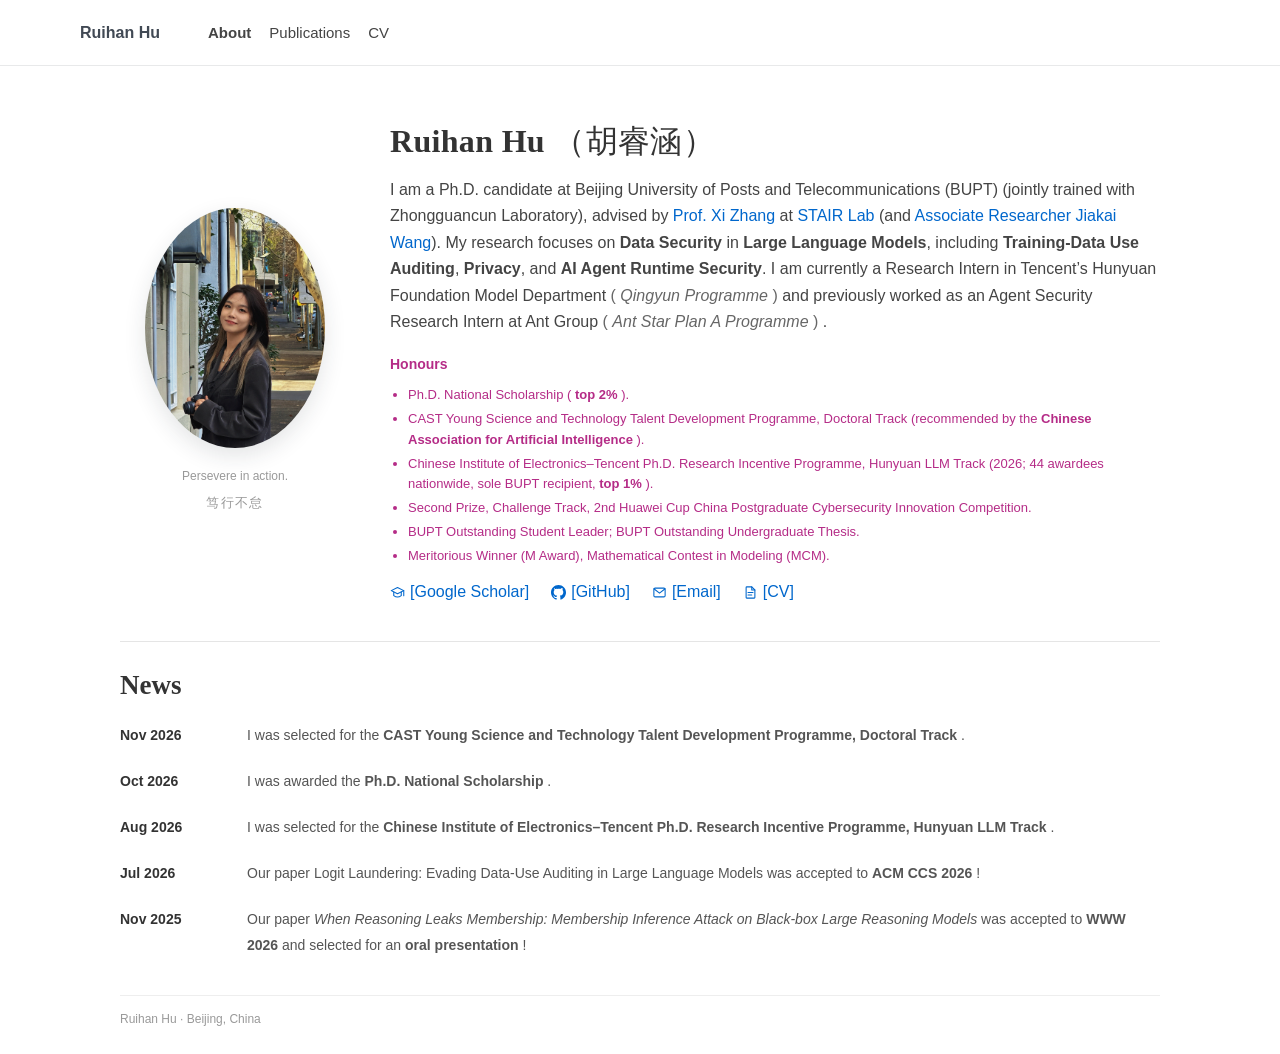
<file: index.html>
<!DOCTYPE html>

<html lang="en">
<head>
<meta charset="utf-8"/>
<meta content="width=device-width, initial-scale=1" name="viewport"/>
<title>
   Ruihan Hu — Academic Homepage
  </title>
<meta content="Ruihan Hu researches LLM privacy, data security and AI agent security at BUPT." name="description"/>
<link href="styles.css?v=20261106-final" rel="stylesheet"/>
<link href="home.css?v=20261127-icons" rel="stylesheet"/>
</head>
<body class="academic-home">
<header class="site-header">
<div class="site-header-inner">
<p class="site-brand">
     Ruihan Hu
    </p>
<nav aria-label="Primary" class="site-nav">
<a aria-current="page" class="is-current" href="index.html">
      About
     </a>
<a href="publications.html">
      Publications
     </a>
<a href="cv.html">
      CV
     </a>
</nav>
</div>
</header>
<main class="academic-shell">
<section aria-labelledby="name" class="academic-intro">
<div class="academic-photo">
<img alt="Ruihan Hu holding a camera on a tree-lined street" src="assets/profile-photo.jpg?v=20261106"/>
<div class="photo-motto">
<p lang="en">
       Persevere in action.
      </p>
<p lang="zh-CN">
       笃行不怠
      </p>
</div>
</div>
<div class="academic-profile">
<h1 id="name">Ruihan Hu <span lang="zh">（胡睿涵）</span></h1>
<p class="academic-bio" lang="en">I am a Ph.D. candidate at Beijing University of Posts and Telecommunications (BUPT) (jointly trained with Zhongguancun Laboratory), advised by <a class="advisor-link" href="https://teacher.bupt.edu.cn/zhangxi/en/index.htm">Prof. Xi Zhang</a> at <a class="lab-link" href="http://www.stair-lab.org.cn/">STAIR Lab</a> (and <a class="advisor-link" href="https://jiakaiwangcn.github.io/">Associate Researcher Jiakai Wang</a>). My research focuses on <strong>Data Security</strong> in <strong>Large Language Models</strong>, including <strong>Training-Data Use Auditing</strong>, <strong>Privacy</strong>, and <strong>AI Agent Runtime Security</strong>. I am currently a Research Intern in Tencent’s Hunyuan Foundation Model Department
      <span class="programme-note">
       (
       <em>
        Qingyun Programme
       </em>
       )
      </span>
      and previously worked as an Agent Security Research Intern at Ant Group
      <span class="programme-note">
       (
       <em>
        Ant Star Plan A Programme
       </em>
       )
      </span>
      .
     </p>
<div aria-label="Honours" class="academic-awards">
<h2 class="honours-heading">
       Honours
      </h2>
<ul>
<li>
        Ph.D. National Scholarship (
        <strong>
         top 2%
        </strong>
        ).
       </li>
<li>
        CAST Young Science and Technology Talent Development Programme, Doctoral Track (recommended by the
        <strong>
         Chinese Association for Artificial Intelligence
        </strong>
        ).
       </li>
<li>
        Chinese Institute of Electronics–Tencent Ph.D. Research Incentive Programme, Hunyuan LLM Track (2026; 44 awardees nationwide, sole BUPT recipient,
        <strong>
         top 1%
        </strong>
        ).
       </li>
<li>
        Second Prize, Challenge Track, 2nd Huawei Cup China Postgraduate Cybersecurity Innovation Competition.
       </li>
<li>
        BUPT Outstanding Student Leader; BUPT Outstanding Undergraduate Thesis.
       </li>
<li>
        Meritorious Winner (M Award), Mathematical Contest in Modeling (MCM).
       </li>
</ul>
</div>
<div class="academic-links">
<a href="https://scholar.google.com/citations?user=y_YpjDsAAAAJ&amp;hl=en">
       <svg class="link-icon" width="15" height="15" viewBox="0 0 24 24" aria-hidden="true" focusable="false" fill="none" stroke="currentColor" stroke-width="1.7" stroke-linecap="round" stroke-linejoin="round"><path d="m2 9 10-5 10 5-10 5-10-5Z"/><path d="M6 11v6c4 3 8 3 12 0v-6M22 9v8"/></svg>
       <span>[Google Scholar]</span>
      </a>
<a href="https://github.com/mihuhu">
       <svg class="link-icon" width="15" height="15" viewBox="0 0 24 24" aria-hidden="true" focusable="false" fill="currentColor"><path d="M12 0C5.37 0 0 5.373 0 12c0 5.303 3.438 9.8 8.205 11.385.6.113.82-.258.82-.577 0-.285-.01-1.04-.015-2.04-3.338.724-4.043-1.61-4.043-1.61-.546-1.387-1.333-1.756-1.333-1.756-1.09-.745.083-.73.083-.73 1.205.085 1.838 1.237 1.838 1.237 1.07 1.835 2.807 1.305 3.492.998.108-.776.42-1.305.763-1.605-2.665-.305-5.466-1.334-5.466-5.93 0-1.31.468-2.38 1.236-3.22-.124-.303-.536-1.524.118-3.176 0 0 1.008-.322 3.301 1.23a11.52 11.52 0 0 1 3.003-.404c1.02.005 2.047.138 3.006.404 2.291-1.552 3.297-1.23 3.297-1.23.656 1.652.244 2.873.12 3.176.77.84 1.235 1.91 1.235 3.22 0 4.61-2.804 5.622-5.475 5.92.43.372.823 1.102.823 2.222 0 1.606-.015 2.898-.015 3.293 0 .322.216.694.825.576C20.565 21.796 24 17.3 24 12c0-6.627-5.373-12-12-12Z"/></svg>
       <span>[GitHub]</span>
      </a>
<a href="mailto:gloria-1019@bupt.edu.cn">
       <svg class="link-icon" width="15" height="15" viewBox="0 0 24 24" aria-hidden="true" focusable="false" fill="none" stroke="currentColor" stroke-width="1.7" stroke-linecap="round" stroke-linejoin="round"><rect x="3" y="5" width="18" height="14" rx="2"/><path d="m3 6 9 7 9-7"/></svg>
       <span>[Email]</span>
      </a>
<a href="cv.html">
       <svg class="link-icon" width="15" height="15" viewBox="0 0 24 24" aria-hidden="true" focusable="false" fill="none" stroke="currentColor" stroke-width="1.7" stroke-linecap="round" stroke-linejoin="round"><path d="M14 3H6a1 1 0 0 0-1 1v16a1 1 0 0 0 1 1h12a1 1 0 0 0 1-1V8l-5-5Z"/><path d="M14 3v5h5M8 12h8M8 16h6"/></svg>
       <span>[CV]</span>
      </a>
</div>
</div>
</section>
<section aria-labelledby="news-title" class="home-news">
<h2 id="news-title">
     News
    </h2>
<div aria-label="Recent news, scroll to read more" class="news-scroll" role="region" tabindex="0">
<ul class="news-list">
<li>
<time datetime="2026-11">
        Nov 2026
       </time>
<p>
        I was selected for the
        <strong>
         CAST Young Science and Technology Talent Development Programme, Doctoral Track
        </strong>
        .
       </p>
</li>
<li>
<time datetime="2026-10">
        Oct 2026
       </time>
<p>
        I was awarded the
        <strong>
         Ph.D. National Scholarship
        </strong>
        .
       </p>
</li>
<li>
<time datetime="2026-08">
        Aug 2026
       </time>
<p>
        I was selected for the
        <strong>
         Chinese Institute of Electronics–Tencent Ph.D. Research Incentive Programme, Hunyuan LLM Track
        </strong>
        .
       </p>
</li>
<li>
<time datetime="2026-07">
        Jul 2026
       </time>
<p>
        Our paper
        Logit Laundering: Evading Data-Use Auditing in Large Language Models
        was accepted to
        <strong>
         ACM CCS 2026
        </strong>
        !
       </p>
</li>
<li>
<time datetime="2025-11">
        Nov 2025
       </time>
<p>
        Our paper
        <em>
         When Reasoning Leaks Membership: Membership Inference Attack on Black-box Large Reasoning Models
        </em>
        was accepted to
        <strong>
         WWW 2026
        </strong>
        and selected for an
        <strong>
         oral presentation
        </strong>
        !
       </p>
</li>
</ul>
</div>
</section>
<footer class="academic-footer">
    Ruihan Hu · Beijing, China
   </footer>
</main>
</body>
</html>
</file>
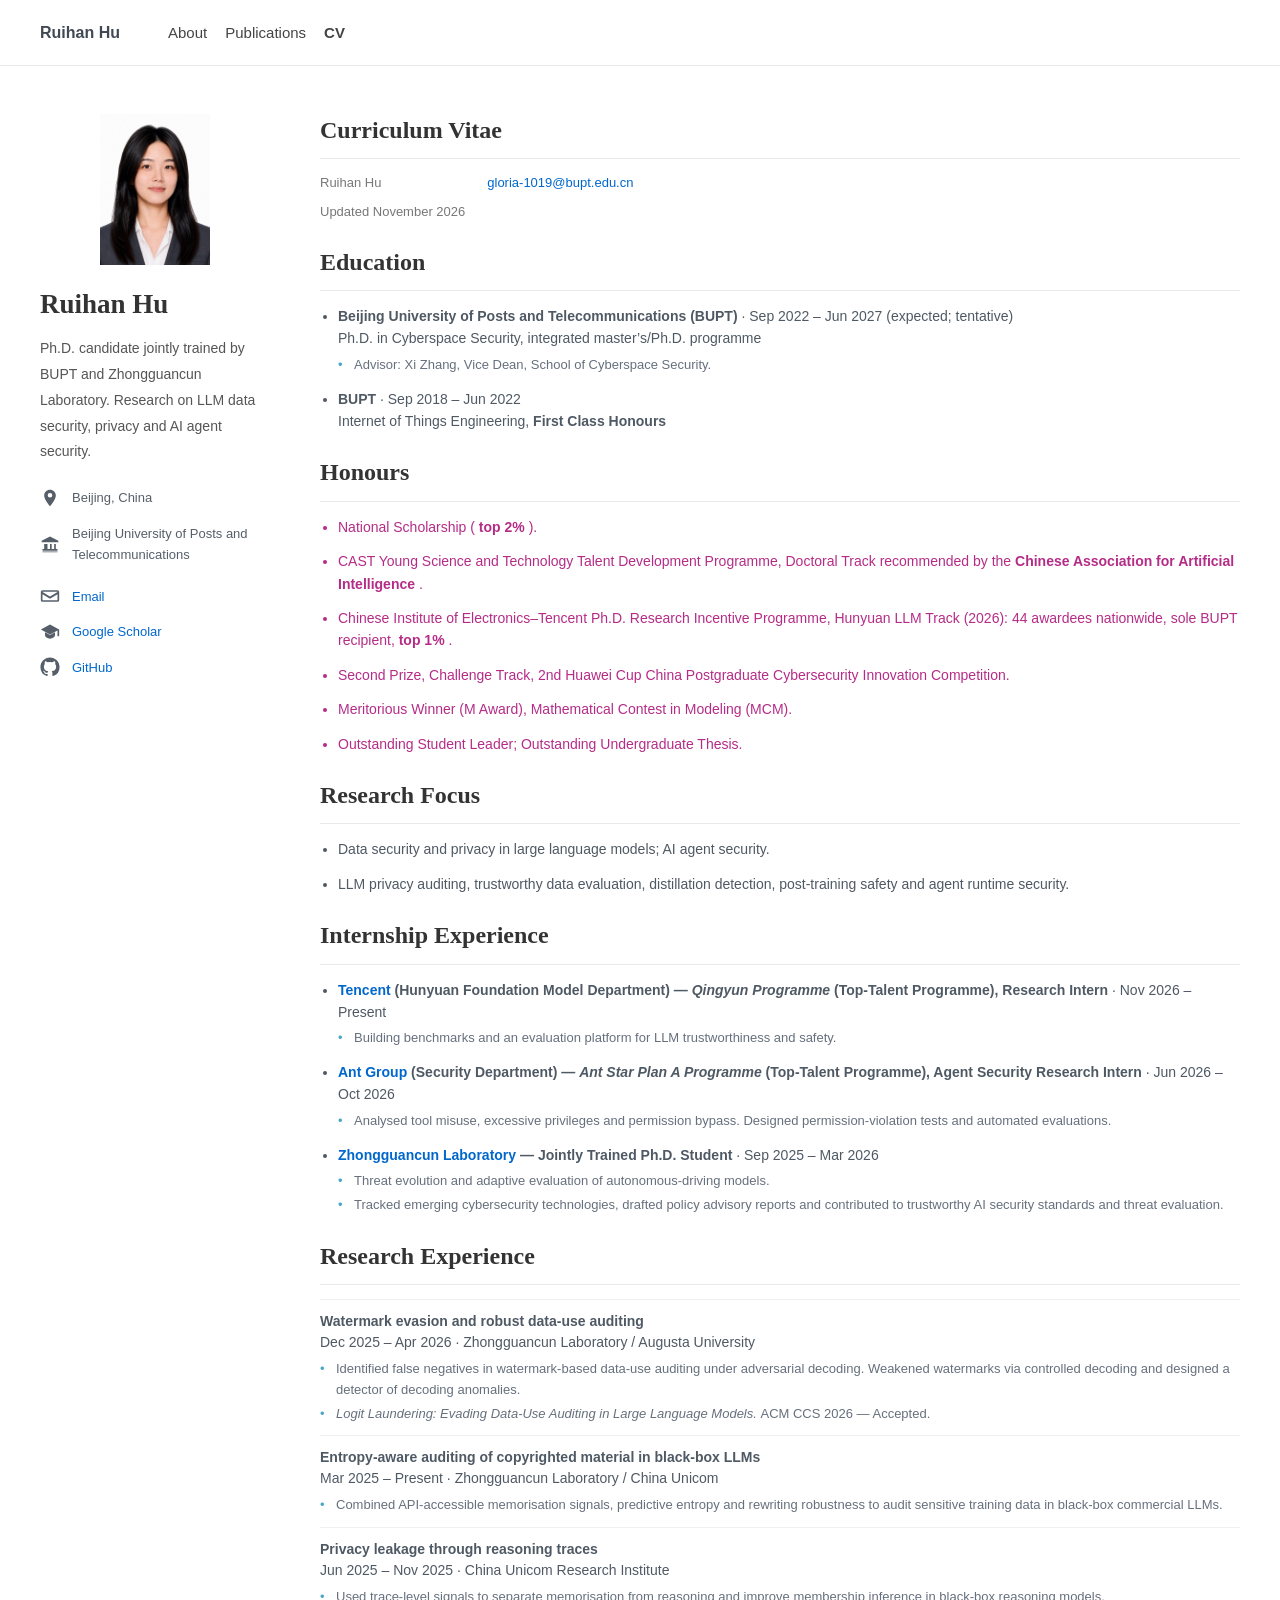
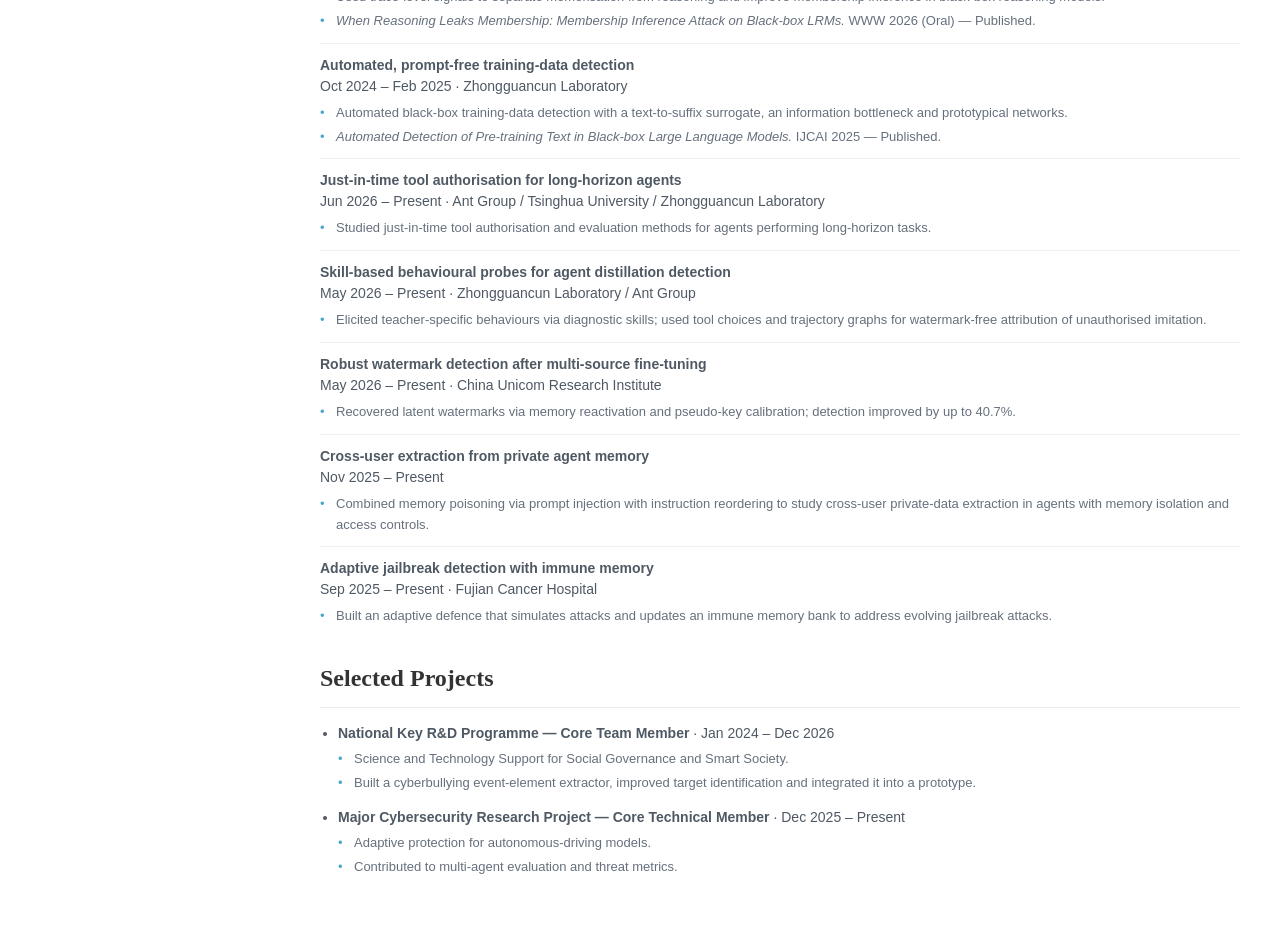
<file: cv.html>
<!DOCTYPE html>

<html lang="en">
<head>
<meta charset="utf-8"/>
<meta content="width=device-width, initial-scale=1.0" name="viewport"/>
<title>
   Ruihan Hu - CV
  </title>
<meta content="Curriculum Vitae of Ruihan Hu, Ph.D. candidate at Beijing University of Posts and Telecommunications." name="description"/>
<link href="styles.css?v=20261106-final" rel="stylesheet"/>
<link href="home.css?v=20261106-final" rel="stylesheet"/>
<link href="interior.css?v=20261106-final" rel="stylesheet"/>
</head>
<body class="academic-home academic-interior academic-cv">
<header class="site-header">
<div class="site-header-inner">
<p class="site-brand">
     Ruihan Hu
    </p>
<nav aria-label="Primary" class="site-nav">
<a href="index.html">
      About
     </a>
<a href="publications.html">
      Publications
     </a>
<a aria-current="page" class="is-current" href="cv.html">
      CV
     </a>
</nav>
</div>
</header>
<div class="site-shell">
<div class="site-layout">
<aside aria-label="Profile" class="profile-rail">
<img alt="Portrait of Ruihan Hu" class="portrait" src="assets/profile-formal.jpg?v=20261106"/>
<h1 class="profile-name">
      Ruihan Hu
     </h1>
<p class="profile-bio">
      Ph.D. candidate jointly trained by BUPT and Zhongguancun Laboratory. Research on LLM data security, privacy and AI agent security.
     </p>
<ul class="profile-meta">
<li class="profile-row profile-row-location">
       Beijing, China
      </li>
<li class="profile-row profile-row-institution">
       Beijing University of Posts and Telecommunications
      </li>
</ul>
<ul class="profile-links">
<li class="profile-row profile-row-email">
<a href="mailto:gloria-1019@bupt.edu.cn">
        Email
       </a>
</li>
<li class="profile-row profile-row-scholar">
<a href="https://scholar.google.com/citations?user=y_YpjDsAAAAJ&amp;hl=en">
        Google Scholar
       </a>
      </li>
<li class="profile-row profile-row-github">
<a href="https://github.com/mihuhu">
        GitHub
       </a>
</li>
</ul>
</aside>
<main class="page-content page-content-cv page-content-rich">
<section aria-label="Curriculum sections" class="content-card cv-sections-card">
<section aria-labelledby="general-information-title" class="cv-section cv-section-card">
<h3 class="section-title" id="general-information-title">
        Curriculum Vitae
       </h3>
<div class="cv-info-grid">
<div class="cv-info-chip">
         Ruihan Hu
        </div>
<div class="cv-info-chip">
<a href="mailto:gloria-1019@bupt.edu.cn">
          gloria-1019@bupt.edu.cn
         </a>
</div>
<div class="cv-info-chip">
         Updated November 2026
        </div>
</div>
</section>
<section aria-labelledby="education-title" class="cv-section cv-section-card">
<h3 class="section-title" id="education-title">
        Education
       </h3>
<ul class="cv-list">
<li>
<strong>
          Beijing University of Posts and Telecommunications (BUPT)
         </strong>
         · Sep 2022 – Jun 2027 (expected; tentative)
         <br/>
         Ph.D. in Cyberspace Security, integrated master’s/Ph.D. programme
         <ul class="cv-sublist">
<li>
           Advisor: Xi Zhang, Vice Dean, School of Cyberspace Security.
          </li>
</ul>
</li>
<li>
<strong>
          BUPT
         </strong>
         · Sep 2018 – Jun 2022
         <br/>
         Internet of Things Engineering,
         <strong>
          First Class Honours
         </strong>

</li>
</ul>
</section>
<section aria-labelledby="honours-title" class="cv-section cv-section-card">
<h3 class="section-title" id="honours-title">
        Honours
       </h3>
<ul class="cv-list">
<li>
         National Scholarship (
         <strong>
          top 2%
         </strong>
         ).
        </li>
<li>
         CAST Young Science and Technology Talent Development Programme, Doctoral Track recommended by the
         <strong>
          Chinese Association for Artificial Intelligence
         </strong>
         .
        </li>
<li>
         Chinese Institute of Electronics–Tencent Ph.D. Research Incentive Programme, Hunyuan LLM Track (2026): 44 awardees nationwide, sole BUPT recipient,
         <strong>
          top 1%
         </strong>
         .
        </li>
<li>
         Second Prize, Challenge Track, 2nd Huawei Cup China Postgraduate Cybersecurity Innovation Competition.
        </li>
<li>
         Meritorious Winner (M Award), Mathematical Contest in Modeling (MCM).
        </li>
<li>
         Outstanding Student Leader; Outstanding Undergraduate Thesis.
        </li>
</ul>
</section>
<section aria-labelledby="research-focus-title" class="cv-section cv-section-card">
<h3 class="section-title" id="research-focus-title">
        Research Focus
       </h3>
<ul class="cv-list">
<li>
         Data security and privacy in large language models; AI agent security.
        </li>
<li>
         LLM privacy auditing, trustworthy data evaluation, distillation detection, post-training safety and agent runtime security.
        </li>
</ul>
</section>
<section aria-labelledby="internship-experience-title" class="cv-section cv-section-card">
<h3 class="section-title" id="internship-experience-title">
        Internship Experience
       </h3>
<ul class="cv-list">
<li>
<strong>
<span class="cv-organisation">
           Tencent
          </span>
          (Hunyuan Foundation Model Department) —
          <em>
           Qingyun Programme
          </em>
          (Top-Talent Programme), Research Intern
         </strong>
         · Nov 2026 – Present
         <ul class="cv-sublist">
<li>
           Building benchmarks and an evaluation platform for LLM trustworthiness and safety.
          </li>
</ul>
</li>
<li>
<strong>
<span class="cv-organisation">
           Ant Group
          </span>
          (Security Department) —
          <em>
           Ant Star Plan A Programme
          </em>
          (Top-Talent Programme), Agent Security Research Intern
         </strong>
         · Jun 2026 – Oct 2026
         <ul class="cv-sublist">
<li>
           Analysed tool misuse, excessive privileges and permission bypass. Designed permission-violation tests and automated evaluations.
          </li>
</ul>
</li>
<li>
<strong>
<span class="cv-organisation">
           Zhongguancun Laboratory
          </span>
          — Jointly Trained Ph.D. Student
         </strong>
         · Sep 2025 – Mar 2026
         <ul class="cv-sublist">
<li>
           Threat evolution and adaptive evaluation of autonomous-driving models.
          </li>
<li>
           Tracked emerging cybersecurity technologies, drafted policy advisory reports and contributed to trustworthy AI security standards and threat evaluation.
          </li>
</ul>
</li>
</ul>
</section>
<section aria-labelledby="research-experience-title" class="cv-section cv-section-card">
<h3 class="section-title" id="research-experience-title">
        Research Experience
       </h3>
<div class="cv-timeline-item">
<p class="cv-timeline-heading">
<strong>
          Watermark evasion and robust data-use auditing
         </strong>
<br/>
         Dec 2025 – Apr 2026 · Zhongguancun Laboratory / Augusta University
        </p>
<ul class="cv-sublist">
<li>
          Identified false negatives in watermark-based data-use auditing under adversarial decoding. Weakened watermarks via controlled decoding and designed a detector of decoding anomalies.
         </li>
<li>
<em>
           Logit Laundering: Evading Data-Use Auditing in Large Language Models.
          </em>
          ACM CCS 2026 — Accepted.
         </li>
</ul>
</div>
<div class="cv-timeline-item">
<p class="cv-timeline-heading">
<strong>
          Entropy-aware auditing of copyrighted material in black-box LLMs
         </strong>
<br/>
         Mar 2025 – Present · Zhongguancun Laboratory / China Unicom
        </p>
<ul class="cv-sublist">
<li>
          Combined API-accessible memorisation signals, predictive entropy and rewriting robustness to audit sensitive training data in black-box commercial LLMs.
         </li>
</ul>
</div>
<div class="cv-timeline-item">
<p class="cv-timeline-heading">
<strong>
          Privacy leakage through reasoning traces
         </strong>
<br/>
         Jun 2025 – Nov 2025 · China Unicom Research Institute
        </p>
<ul class="cv-sublist">
<li>
          Used trace-level signals to separate memorisation from reasoning and improve membership inference in black-box reasoning models.
         </li>
<li>
<em>
           When Reasoning Leaks Membership: Membership Inference Attack on Black-box LRMs.
          </em>
          WWW 2026 (Oral) — Published.
         </li>
</ul>
</div>
<div class="cv-timeline-item">
<p class="cv-timeline-heading">
<strong>
          Automated, prompt-free training-data detection
         </strong>
<br/>
         Oct 2024 – Feb 2025 · Zhongguancun Laboratory
        </p>
<ul class="cv-sublist">
<li>
          Automated black-box training-data detection with a text-to-suffix surrogate, an information bottleneck and prototypical networks.
         </li>
<li>
<em>
           Automated Detection of Pre-training Text in Black-box Large Language Models.
          </em>
          IJCAI 2025 — Published.
         </li>
</ul>
</div>
<div class="cv-timeline-item">
<p class="cv-timeline-heading">
<strong>
          Just-in-time tool authorisation for long-horizon agents
         </strong>
<br/>
         Jun 2026 – Present · Ant Group / Tsinghua University / Zhongguancun Laboratory
        </p>
<ul class="cv-sublist">
<li>
          Studied just-in-time tool authorisation and evaluation methods for agents performing long-horizon tasks.
         </li>
</ul>
</div>
<div class="cv-timeline-item">
<p class="cv-timeline-heading">
<strong>
          Skill-based behavioural probes for agent distillation detection
         </strong>
<br/>
         May 2026 – Present · Zhongguancun Laboratory / Ant Group
        </p>
<ul class="cv-sublist">
<li>
          Elicited teacher-specific behaviours via diagnostic skills; used tool choices and trajectory graphs for watermark-free attribution of unauthorised imitation.
         </li>
</ul>
</div>
<div class="cv-timeline-item">
<p class="cv-timeline-heading">
<strong>
          Robust watermark detection after multi-source fine-tuning
         </strong>
<br/>
         May 2026 – Present · China Unicom Research Institute
        </p>
<ul class="cv-sublist">
<li>
          Recovered latent watermarks via memory reactivation and pseudo-key calibration; detection improved by up to 40.7%.
         </li>
</ul>
</div>
<div class="cv-timeline-item">
<p class="cv-timeline-heading">
<strong>
          Cross-user extraction from private agent memory
         </strong>
<br/>
         Nov 2025 – Present
        </p>
<ul class="cv-sublist">
<li>
          Combined memory poisoning via prompt injection with instruction reordering to study cross-user private-data extraction in agents with memory isolation and access controls.
         </li>
</ul>
</div>
<div class="cv-timeline-item">
<p class="cv-timeline-heading">
<strong>
          Adaptive jailbreak detection with immune memory
         </strong>
<br/>
         Sep 2025 – Present · Fujian Cancer Hospital
        </p>
<ul class="cv-sublist">
<li>
          Built an adaptive defence that simulates attacks and updates an immune memory bank to address evolving jailbreak attacks.
         </li>
</ul>
</div>
</section>
<section aria-labelledby="projects-title" class="cv-section cv-section-card">
<h3 class="section-title" id="projects-title">
        Selected Projects
       </h3>
<ul class="cv-list">
<li>
<strong>
          National Key R&amp;D Programme — Core Team Member
         </strong>
         · Jan 2024 – Dec 2026
         <ul class="cv-sublist">
<li>
           Science and Technology Support for Social Governance and Smart Society.
          </li>
<li>
           Built a cyberbullying event-element extractor, improved target identification and integrated it into a prototype.
          </li>
</ul>
</li>
<li>
<strong>
          Major Cybersecurity Research Project — Core Technical Member
         </strong>
         · Dec 2025 – Present
         <ul class="cv-sublist">
<li>
           Adaptive protection for autonomous-driving models.
          </li>
<li>
           Contributed to multi-agent evaluation and threat metrics.
          </li>
</ul>
</li>
</ul>
</section>
</section>
</main>
</div>
</div>
</body>
</html>
</file>
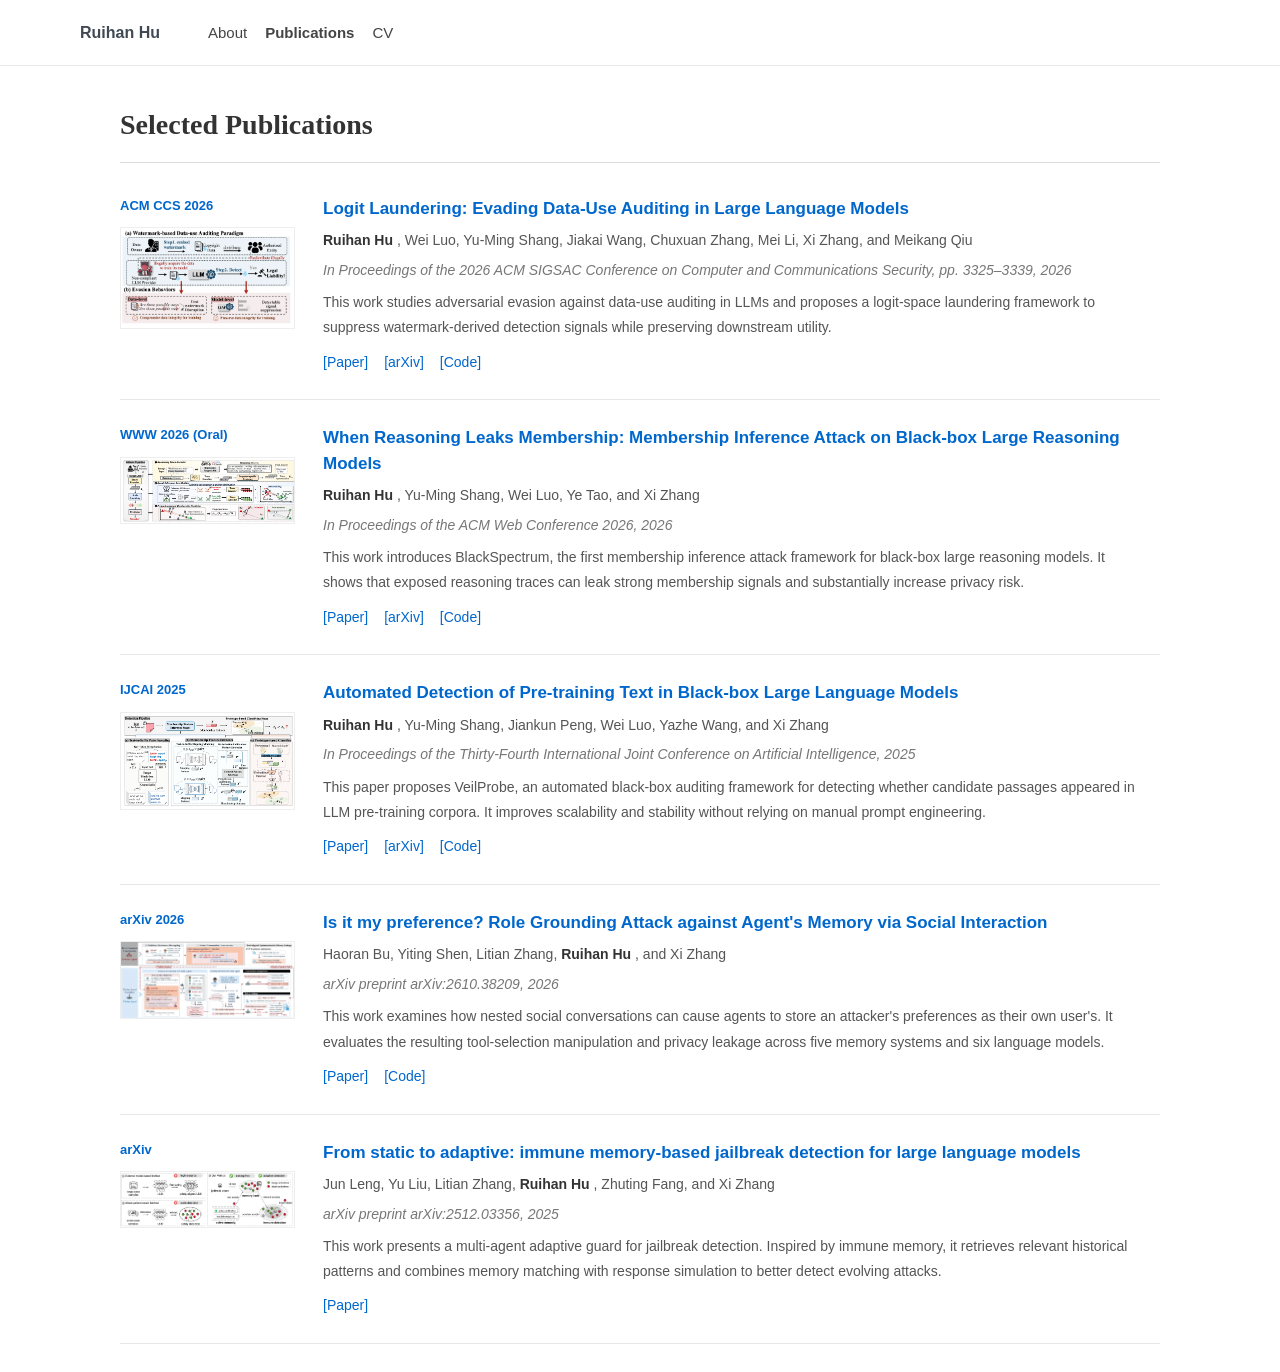
<file: publications.html>
<!DOCTYPE html>

<html lang="en">
<head>
<meta charset="utf-8"/>
<meta content="width=device-width, initial-scale=1.0" name="viewport"/>
<title>
   Ruihan Hu - Publications
  </title>
<meta content="Selected publications by Ruihan Hu on LLM privacy, data auditing, and model security." name="description"/>
<link href="styles.css?v=20261106-final" rel="stylesheet"/>
<link href="home.css?v=20261106-final" rel="stylesheet"/>
<link href="publications.css?v=20261106-final" rel="stylesheet"/>
<link href="interior.css?v=20261106-final" rel="stylesheet"/>
</head>
<body class="academic-home academic-publications">
<header class="site-header">
<div class="site-header-inner">
<p class="site-brand">
     Ruihan Hu
    </p>
<nav aria-label="Primary" class="site-nav">
<a href="index.html">
      About
     </a>
<a aria-current="page" class="is-current" href="publications.html">
      Publications
     </a>
<a href="cv.html">
      CV
     </a>
</nav>
</div>
</header>
<div class="academic-shell publications-shell">
<div class="publications-layout">
<main class="page-content page-content-publications page-content-rich">
<section aria-labelledby="publication-stack-title" class="content-card publication-list-card">
<div class="content-card-head">
<h2 class="content-card-title" id="publication-stack-title">
        Selected Publications
       </h2>
</div>
<div class="publication-stack">
<article class="publication-entry publication-item-soft">
<div class="publication-card">
<div class="publication-entry-visual">
<span class="publication-entry-badge publication-entry-badge-ccs">
           ACM CCS 2026
          </span>
<a class="publication-entry-thumbnail" href="https://dl.acm.org/doi/10.1145/3830454.3846794">
<img alt="Figure preview for Logit Laundering" src="assets/publication-ccs.png"/>
</a>
</div>
<div class="publication-entry-body">
<h4 class="publication-entry-title">
<a href="https://dl.acm.org/doi/10.1145/3830454.3846794">
            Logit Laundering: Evading Data-Use Auditing in Large Language Models
           </a>
</h4>
<p class="publication-entry-authors">
<strong>
            Ruihan Hu
           </strong>
           , Wei Luo, Yu-Ming Shang, Jiakai Wang, Chuxuan Zhang, Mei Li, Xi Zhang, and Meikang Qiu
          </p>
<p class="publication-entry-meta">
           In Proceedings of the 2026 ACM SIGSAC Conference on Computer and Communications Security, pp. 3325–3339, 2026
          </p>
<p class="publication-entry-summary">
           This work studies adversarial evasion against data-use auditing in LLMs and
                  proposes a logit-space laundering framework to suppress watermark-derived
                  detection signals while preserving downstream utility.
          </p>
<div class="publication-entry-actions">
<a class="publication-entry-chip publication-entry-chip-primary" href="https://dl.acm.org/doi/10.1145/3830454.3846794">
            Paper
           </a>
<a class="publication-entry-chip" href="https://arxiv.org/abs/2611.09446">
            arXiv
           </a>
<a class="publication-entry-chip" href="https://github.com/STAIR-BUPT/Logit-Laundering">
            Code
           </a>
</div>
</div>
</div>
</article>
<article class="publication-entry publication-item-soft">
<div class="publication-card">
<div class="publication-entry-visual">
<span class="publication-entry-badge publication-entry-badge-www">
           WWW 2026 (Oral)
          </span>
<a class="publication-entry-thumbnail" href="https://dl.acm.org/doi/10.1145/3774904.3792588">
<img alt="Figure preview for When Reasoning Leaks Membership" src="assets/publication-www.png"/>
</a>
</div>
<div class="publication-entry-body">
<h4 class="publication-entry-title">
<a href="https://dl.acm.org/doi/10.1145/3774904.3792588">
            When Reasoning Leaks Membership: Membership Inference Attack on Black-box Large
                    Reasoning Models
           </a>
</h4>
<p class="publication-entry-authors">
<strong>
            Ruihan Hu
           </strong>
           , Yu-Ming Shang, Wei Luo, Ye Tao, and Xi Zhang
          </p>
<p class="publication-entry-meta">
           In Proceedings of the ACM Web Conference 2026, 2026
          </p>
<p class="publication-entry-summary">
           This work introduces BlackSpectrum, the first membership inference attack
                  framework for black-box large reasoning models. It shows that exposed reasoning
                  traces can leak strong membership signals and substantially increase privacy risk.
          </p>
<div class="publication-entry-actions">
<a class="publication-entry-chip publication-entry-chip-primary" href="https://dl.acm.org/doi/10.1145/3774904.3792588">
            Paper
           </a>
<a class="publication-entry-chip" href="https://arxiv.org/abs/2601.13607">
            arXiv
           </a>
<a class="publication-entry-chip" href="https://github.com/STAIR-BUPT/LRM-MIA">
            Code
           </a>
</div>
</div>
</div>
</article>
<article class="publication-entry publication-item-soft">
<div class="publication-card">
<div class="publication-entry-visual">
<span class="publication-entry-badge publication-entry-badge-ijcai">
           IJCAI 2025
          </span>
<a class="publication-entry-thumbnail" href="https://www.ijcai.org/proceedings/2025/44">
<img alt="Figure preview for Automated Detection of Pre-training Text in Black-box Large Language Models" src="assets/publication-ijcai.png"/>
</a>
</div>
<div class="publication-entry-body">
<h4 class="publication-entry-title">
<a href="https://www.ijcai.org/proceedings/2025/44">
            Automated Detection of Pre-training Text in Black-box Large Language Models
           </a>
</h4>
<p class="publication-entry-authors">
<strong>
            Ruihan Hu
           </strong>
           , Yu-Ming Shang, Jiankun Peng, Wei Luo, Yazhe Wang, and Xi Zhang
          </p>
<p class="publication-entry-meta">
           In Proceedings of the Thirty-Fourth International Joint Conference on Artificial
                  Intelligence, 2025
          </p>
<p class="publication-entry-summary">
           This paper proposes VeilProbe, an automated black-box auditing framework for
                  detecting whether candidate passages appeared in LLM pre-training corpora. It
                  improves scalability and stability without relying on manual prompt engineering.
          </p>
<div class="publication-entry-actions">
<a class="publication-entry-chip publication-entry-chip-primary" href="https://www.ijcai.org/proceedings/2025/44">
            Paper
           </a>
<a class="publication-entry-chip" href="https://arxiv.org/abs/2506.19399">
            arXiv
           </a>
<a class="publication-entry-chip" href="https://github.com/STAIR-BUPT/VeilProbe">
            Code
           </a>
</div>
</div>
</div>
</article>
<article class="publication-entry publication-item-soft">
<div class="publication-card">
<div class="publication-entry-visual">
<span class="publication-entry-badge publication-entry-badge-arxiv">
           arXiv 2026
          </span>
<a class="publication-entry-thumbnail" href="https://arxiv.org/abs/2610.38209">
<img alt="Overview of the Role Grounding Attack framework" src="assets/publication-rga.png"/>
</a>
</div>
<div class="publication-entry-body">
<h4 class="publication-entry-title">
<a href="https://arxiv.org/abs/2610.38209">
            Is it my preference? Role Grounding Attack against Agent's Memory via Social Interaction
           </a>
</h4>
<p class="publication-entry-authors">
           Haoran Bu, Yiting Shen, Litian Zhang,
           <strong>
            Ruihan Hu
           </strong>
           , and Xi Zhang
          </p>
<p class="publication-entry-meta">
           arXiv preprint arXiv:2610.38209, 2026
          </p>
<p class="publication-entry-summary">
           This work examines how nested social conversations can cause agents to store an attacker's preferences as their own user's. It evaluates the resulting tool-selection manipulation and privacy leakage across five memory systems and six language models.
          </p>
<div class="publication-entry-actions">
<a class="publication-entry-chip publication-entry-chip-primary" href="https://arxiv.org/abs/2610.38209">
            Paper
           </a>
<a class="publication-entry-chip" href="https://github.com/Buhaoran0307/20260825-MemoryDrift_Code">
            Code
           </a>
</div>
</div>
</div>
</article>
<article class="publication-entry publication-item-soft">
<div class="publication-card">
<div class="publication-entry-visual">
<span class="publication-entry-badge publication-entry-badge-arxiv">
           arXiv
          </span>
<a class="publication-entry-thumbnail" href="https://arxiv.org/abs/2512.03356">
<img alt="Figure preview for From static to adaptive: immune memory-based jailbreak detection for large language models" src="assets/publication-arxiv.png"/>
</a>
</div>
<div class="publication-entry-body">
<h4 class="publication-entry-title">
<a href="https://arxiv.org/abs/2512.03356">
            From static to adaptive: immune memory-based jailbreak detection for large
                    language models
           </a>
</h4>
<p class="publication-entry-authors">
           Jun Leng, Yu Liu, Litian Zhang,
           <strong>
            Ruihan Hu
           </strong>
           , Zhuting Fang, and Xi Zhang
          </p>
<p class="publication-entry-meta">
           arXiv preprint arXiv:2512.03356, 2025
          </p>
<p class="publication-entry-summary">
           This work presents a multi-agent adaptive guard for jailbreak detection. Inspired
                  by immune memory, it retrieves relevant historical patterns and combines memory
                  matching with response simulation to better detect evolving attacks.
          </p>
<div class="publication-entry-actions">
<a class="publication-entry-chip publication-entry-chip-primary" href="https://arxiv.org/abs/2512.03356">
            Paper
           </a>
</div>
</div>
</div>
</article>
</div>
</section>
</main>
</div>
</div>

</body>
</html>
</file>
<file: styles.css>
:root {
  color-scheme: light;
  --bg: #f6f7f9;
  --panel: #ffffff;
  --text: #414954;
  --muted: #66707d;
  --line: rgba(65, 73, 84, 0.12);
  --accent: #69b6d1;
  --accent-strong: #4aa6c8;
  --shadow: 0 20px 48px rgba(15, 23, 42, 0.06);
  --sans: "Avenir Next", "Helvetica Neue", Helvetica, Arial, sans-serif;
  --serif: "Iowan Old Style", "Palatino Linotype", "Book Antiqua", Georgia, serif;
}

* {
  box-sizing: border-box;
}

html {
  font-size: 16px;
}

body {
  margin: 0;
  min-height: 100vh;
  background: linear-gradient(180deg, #fafbfc 0%, var(--bg) 100%);
  color: var(--text);
  font-family: var(--sans);
}

a {
  color: inherit;
}

.site-header {
  background: rgba(255, 255, 255, 0.96);
  border-bottom: 1px solid var(--line);
}

.site-header-inner {
  width: min(1320px, calc(100vw - 64px));
  margin: 0 auto;
  display: flex;
  align-items: center;
  gap: 30px;
  padding: 22px 0;
}

.site-brand {
  margin: 0;
  font-size: 16px;
  font-weight: 700;
  color: var(--text);
}

.site-nav {
  display: flex;
  gap: 18px;
  margin-left: 18px;
}

.site-nav a {
  padding: 4px 0;
  font-size: 15px;
  text-decoration: none;
  color: #4e5761;
}

.site-nav a.is-current {
  color: var(--text);
  font-weight: 700;
}

.site-shell {
  width: min(1320px, calc(100vw - 64px));
  margin: 0 auto;
  padding: 34px 0 56px;
}

.site-layout {
  display: grid;
  grid-template-columns: 248px minmax(0, 1fr);
  gap: 40px;
}

.profile-rail {
  padding-top: 12px;
}

.portrait {
  width: 88px;
  height: 88px;
  object-fit: cover;
  object-position: center 44%;
  display: block;
  border-radius: 50%;
  border: 1px solid rgba(65, 73, 84, 0.08);
  box-shadow: var(--shadow);
  margin-bottom: 20px;
}

.profile-name {
  margin: 0 0 10px;
  font-size: 21px;
  line-height: 1.08;
  font-weight: 700;
}

.profile-bio {
  margin: 0 0 22px;
  font-size: 12px;
  line-height: 1.72;
  color: var(--muted);
}

.profile-meta,
.profile-links {
  display: grid;
  gap: 14px;
  margin: 0;
  padding: 0;
  list-style: none;
  font-size: 12px;
  color: #565f69;
}

.profile-links {
  margin-top: 20px;
}

.profile-row {
  display: flex;
  align-items: center;
  gap: 12px;
  line-height: 1.5;
}

.profile-row::before {
  content: "";
  flex: 0 0 20px;
  width: 20px;
  height: 20px;
  background-color: #565f69;
  mask-repeat: no-repeat;
  mask-position: center;
  mask-size: contain;
  -webkit-mask-repeat: no-repeat;
  -webkit-mask-position: center;
  -webkit-mask-size: contain;
}

.profile-row-location::before {
  mask-image: url("data:image/svg+xml,%3Csvg xmlns='http://www.w3.org/2000/svg' viewBox='0 0 24 24'%3E%3Cpath fill='black' d='M12 2C8.134 2 5 5.134 5 9c0 5.25 7 13 7 13s7-7.75 7-13c0-3.866-3.134-7-7-7zm0 9.5A2.5 2.5 0 1 1 12 6a2.5 2.5 0 0 1 0 5.5z'/%3E%3C/svg%3E");
  -webkit-mask-image: url("data:image/svg+xml,%3Csvg xmlns='http://www.w3.org/2000/svg' viewBox='0 0 24 24'%3E%3Cpath fill='black' d='M12 2C8.134 2 5 5.134 5 9c0 5.25 7 13 7 13s7-7.75 7-13c0-3.866-3.134-7-7-7zm0 9.5A2.5 2.5 0 1 1 12 6a2.5 2.5 0 0 1 0 5.5z'/%3E%3C/svg%3E");
}

.profile-row-institution::before {
  mask-image: url("data:image/svg+xml,%3Csvg xmlns='http://www.w3.org/2000/svg' viewBox='0 0 24 24'%3E%3Cpath fill='black' d='M12 3 2 8v2h20V8L12 3zm-7 9v6H3v2h18v-2h-2v-6h-2v6h-3v-6h-2v6H9v-6H7zm-2 9v1h18v-1H3z'/%3E%3C/svg%3E");
  -webkit-mask-image: url("data:image/svg+xml,%3Csvg xmlns='http://www.w3.org/2000/svg' viewBox='0 0 24 24'%3E%3Cpath fill='black' d='M12 3 2 8v2h20V8L12 3zm-7 9v6H3v2h18v-2h-2v-6h-2v6h-3v-6h-2v6H9v-6H7zm-2 9v1h18v-1H3z'/%3E%3C/svg%3E");
}

.profile-row-email::before {
  mask-image: url("data:image/svg+xml,%3Csvg xmlns='http://www.w3.org/2000/svg' viewBox='0 0 24 24'%3E%3Cpath fill='black' d='M3 5h18a2 2 0 0 1 2 2v10a2 2 0 0 1-2 2H3a2 2 0 0 1-2-2V7a2 2 0 0 1 2-2zm0 2v.217l9 5.4 9-5.4V7H3zm18 10V9.783l-8.48 5.088a1 1 0 0 1-1.04 0L3 9.783V17h18z'/%3E%3C/svg%3E");
  -webkit-mask-image: url("data:image/svg+xml,%3Csvg xmlns='http://www.w3.org/2000/svg' viewBox='0 0 24 24'%3E%3Cpath fill='black' d='M3 5h18a2 2 0 0 1 2 2v10a2 2 0 0 1-2 2H3a2 2 0 0 1-2-2V7a2 2 0 0 1 2-2zm0 2v.217l9 5.4 9-5.4V7H3zm18 10V9.783l-8.48 5.088a1 1 0 0 1-1.04 0L3 9.783V17h18z'/%3E%3C/svg%3E");
}

.profile-row-scholar::before {
  mask-image: url("data:image/svg+xml,%3Csvg xmlns='http://www.w3.org/2000/svg' viewBox='0 0 24 24'%3E%3Cpath fill='black' d='M12 3 1 9l11 6 9-4.91V17h2V9L12 3zm-6 9.236V16c0 2.21 2.686 4 6 4s6-1.79 6-4v-3.764l-6 3.273-6-3.273z'/%3E%3C/svg%3E");
  -webkit-mask-image: url("data:image/svg+xml,%3Csvg xmlns='http://www.w3.org/2000/svg' viewBox='0 0 24 24'%3E%3Cpath fill='black' d='M12 3 1 9l11 6 9-4.91V17h2V9L12 3zm-6 9.236V16c0 2.21 2.686 4 6 4s6-1.79 6-4v-3.764l-6 3.273-6-3.273z'/%3E%3C/svg%3E");
}

.profile-row-github::before {
  mask-image: url("data:image/svg+xml,%3Csvg xmlns='http://www.w3.org/2000/svg' viewBox='0 0 24 24'%3E%3Cpath fill='black' d='M12 .5C5.649.5.5 5.649.5 12a11.5 11.5 0 0 0 7.86 10.914c.575.106.785-.25.785-.556 0-.274-.01-1-.015-1.962-3.198.695-3.874-1.541-3.874-1.541-.523-1.329-1.277-1.683-1.277-1.683-1.044-.714.08-.7.08-.7 1.155.081 1.762 1.186 1.762 1.186 1.026 1.758 2.692 1.25 3.348.956.104-.743.401-1.25.73-1.537-2.553-.29-5.238-1.277-5.238-5.683 0-1.255.449-2.282 1.185-3.086-.119-.291-.514-1.464.112-3.052 0 0 .967-.31 3.167 1.179a10.98 10.98 0 0 1 5.766 0c2.199-1.489 3.165-1.179 3.165-1.179.628 1.588.233 2.761.115 3.052.738.804 1.184 1.831 1.184 3.086 0 4.417-2.69 5.389-5.252 5.674.412.355.78 1.053.78 2.123 0 1.533-.014 2.77-.014 3.147 0 .309.207.668.79.555A11.502 11.502 0 0 0 23.5 12C23.5 5.649 18.351.5 12 .5Z'/%3E%3C/svg%3E");
  -webkit-mask-image: url("data:image/svg+xml,%3Csvg xmlns='http://www.w3.org/2000/svg' viewBox='0 0 24 24'%3E%3Cpath fill='black' d='M12 .5C5.649.5.5 5.649.5 12a11.5 11.5 0 0 0 7.86 10.914c.575.106.785-.25.785-.556 0-.274-.01-1-.015-1.962-3.198.695-3.874-1.541-3.874-1.541-.523-1.329-1.277-1.683-1.277-1.683-1.044-.714.08-.7.08-.7 1.155.081 1.762 1.186 1.762 1.186 1.026 1.758 2.692 1.25 3.348.956.104-.743.401-1.25.73-1.537-2.553-.29-5.238-1.277-5.238-5.683 0-1.255.449-2.282 1.185-3.086-.119-.291-.514-1.464.112-3.052 0 0 .967-.31 3.167 1.179a10.98 10.98 0 0 1 5.766 0c2.199-1.489 3.165-1.179 3.165-1.179.628 1.588.233 2.761.115 3.052.738.804 1.184 1.831 1.184 3.086 0 4.417-2.69 5.389-5.252 5.674.412.355.78 1.053.78 2.123 0 1.533-.014 2.77-.014 3.147 0 .309.207.668.79.555A11.502 11.502 0 0 0 23.5 12C23.5 5.649 18.351.5 12 .5Z'/%3E%3C/svg%3E");
}

.profile-links a {
  text-decoration: none;
}

.profile-links a:hover,
.profile-links a:focus-visible {
  color: var(--accent-strong);
}

.page-content {
  background: var(--panel);
}

.page-content-home {
  display: grid;
  gap: 24px;
}

.page-content-rich {
  display: grid;
  gap: 24px;
}

.hero-card,
.preview-card {
  background:
    radial-gradient(circle at top right, rgba(74, 166, 200, 0.12), transparent 26%),
    rgba(255, 255, 255, 0.94);
  border: 1px solid rgba(255, 255, 255, 0.72);
  border-radius: 28px;
  box-shadow: 0 22px 48px rgba(15, 23, 42, 0.08);
}

.hero-card {
  padding: 32px 34px;
}

.eyebrow {
  margin: 0 0 12px;
  font-size: 12px;
  font-weight: 700;
  letter-spacing: 0.1em;
  text-transform: uppercase;
  color: var(--accent);
}

.hero-title {
  margin: 0 0 16px;
  font-size: 34px;
  line-height: 1.08;
  color: #4b5562;
}

.hero-list {
  margin: 0 0 22px;
  padding-left: 22px;
  max-width: 760px;
}

.hero-list li {
  margin-bottom: 14px;
  font-size: 15px;
  line-height: 1.8;
  color: #54606c;
}

.hero-list li:last-child {
  margin-bottom: 0;
}

.hero-copy {
  margin: 0;
  max-width: 760px;
  font-size: 15px;
  line-height: 1.8;
  color: #54606c;
}

.keyword-list {
  display: flex;
  flex-wrap: wrap;
  gap: 10px;
  margin: 0;
  padding: 0;
  list-style: none;
}

.keyword-list li {
  padding: 9px 14px;
  border-radius: 999px;
  background: rgba(74, 166, 200, 0.12);
  color: #417f96;
  font-size: 12px;
  font-weight: 600;
}

.preview-card {
  padding: 24px;
}

.preview-head {
  display: flex;
  align-items: end;
  justify-content: space-between;
  gap: 16px;
  margin-bottom: 18px;
}

.preview-title {
  margin: 0;
  font-size: 21px;
  line-height: 1.1;
  color: #4b5562;
}

.preview-link {
  font-size: 12px;
  font-weight: 700;
  letter-spacing: 0.06em;
  text-transform: uppercase;
  color: var(--accent);
  text-decoration: none;
}

.page-hero {
  padding: 30px 32px;
}

.page-hero .page-title {
  margin-bottom: 14px;
  font-size: 34px;
  line-height: 1.08;
  color: #4b5562;
}

.content-card {
  padding: 24px;
  background:
    radial-gradient(circle at top right, rgba(74, 166, 200, 0.12), transparent 26%),
    rgba(255, 255, 255, 0.94);
  border: 1px solid rgba(255, 255, 255, 0.72);
  border-radius: 28px;
  box-shadow: 0 22px 48px rgba(15, 23, 42, 0.08);
}

.content-card-head {
  display: flex;
  align-items: end;
  justify-content: space-between;
  gap: 16px;
  margin-bottom: 18px;
}

.content-card-title {
  margin: 0;
  font-size: 21px;
  line-height: 1.1;
  color: #4b5562;
}

.content-card-note {
  font-size: 12px;
  font-weight: 700;
  letter-spacing: 0.06em;
  text-transform: uppercase;
  color: var(--accent);
}

.cv-window {
  border-radius: 20px;
  background: linear-gradient(180deg, #ffffff 0%, #fbfcfd 100%);
  border: 1px solid var(--line);
  overflow: hidden;
}

.cv-window-head {
  display: flex;
  align-items: center;
  gap: 8px;
  padding: 14px 16px;
  border-bottom: 1px solid var(--line);
  background: rgba(246, 247, 249, 0.9);
}

.cv-dot {
  width: 10px;
  height: 10px;
  border-radius: 50%;
  background: #d4dae1;
}

.cv-window-head span:last-child {
  margin-left: 6px;
  font-size: 12px;
  color: #73808c;
}

.cv-scroll {
  max-height: 470px;
  overflow: auto;
  padding: 18px 18px 4px;
}

.cv-block {
  margin-bottom: 18px;
}

.cv-block h4 {
  margin: 0 0 10px;
  font-size: 13px;
  letter-spacing: 0.06em;
  text-transform: uppercase;
  color: var(--accent);
}

.cv-block ul {
  margin: 0;
  padding-left: 18px;
}

.cv-block li {
  margin-bottom: 8px;
  font-size: 12px;
  line-height: 1.7;
  color: #57616d;
}

.cv-block li:last-child {
  margin-bottom: 0;
}

.page-content-compact .page-title {
  margin-bottom: 24px;
  font-size: 34px;
}

.page-content-compact .page-intro {
  margin-bottom: 28px;
  font-size: 16px;
}

.page-content-compact .section-title {
  margin-bottom: 20px;
  padding-bottom: 14px;
  font-size: 24px;
}

.page-content-compact .body-list li {
  font-size: 15px;
  line-height: 1.76;
}

.page-content-compact .publication-entry-title {
  font-size: 17px;
}

.page-content-compact .publication-entry-authors,
.page-content-compact .publication-entry-meta {
  font-size: 15px;
}

.page-content-compact .publication-entry-summary {
  font-size: 15px;
  line-height: 1.78;
}

.page-content-publications .page-title {
  font-size: 31px;
}

.page-content-publications .page-intro {
  font-size: 15px;
}

.page-content-publications .section-title {
  font-size: 22px;
}

.page-content-publications .publication-entry-title {
  font-size: 15.5px;
}

.page-content-publications .publication-entry-title a {
  color: #3f4853;
}

.page-content-publications .publication-entry-authors,
.page-content-publications .publication-entry-meta,
.page-content-publications .publication-entry-summary {
  font-size: 14px;
}

.page-content-publications .publication-entry-summary {
  line-height: 1.74;
}

.publication-list-card {
  display: grid;
  gap: 18px;
}

.publication-stack {
  display: grid;
  gap: 18px;
}

.page-title {
  margin: 0 0 28px;
  font-size: 40px;
  line-height: 1.02;
  font-weight: 700;
  color: #48525d;
}

.page-intro {
  margin: 0 0 34px;
  font-size: 18px;
  line-height: 1.72;
  color: #5a6470;
}

.section-title {
  margin: 0 0 24px;
  padding-bottom: 16px;
  border-bottom: 1px solid var(--line);
  font-size: 28px;
  line-height: 1.08;
  font-weight: 700;
  color: #4a5561;
}

.body-list {
  margin: 0;
  padding-left: 26px;
  display: grid;
  gap: 24px;
}

.body-list li {
  font-size: 16px;
  line-height: 1.86;
  color: #4f5964;
}

.publication-item-soft {
  padding: 18px;
  background:
    radial-gradient(circle at top right, rgba(74, 166, 200, 0.08), transparent 24%),
    rgba(255, 255, 255, 0.84);
  border: 1px solid rgba(65, 73, 84, 0.08);
  border-radius: 24px;
  box-shadow:
    inset 0 1px 0 rgba(255, 255, 255, 0.75),
    0 14px 28px rgba(15, 23, 42, 0.05);
}

.publication-entry {
  padding-top: 6px;
}

.publication-entry + .publication-entry {
  margin-top: 34px;
}

.publication-stack .publication-entry + .publication-entry {
  margin-top: 0;
}

.publication-card {
  display: grid;
  grid-template-columns: 220px minmax(0, 1fr);
  gap: 28px;
  align-items: start;
}

.publication-item-soft .publication-card {
  background: transparent;
  border: 0;
  box-shadow: none;
  padding: 0;
}

.publication-entry-visual {
  display: grid;
  gap: 12px;
}

.publication-entry-badge {
  display: inline-flex;
  align-items: center;
  justify-content: center;
  min-height: 38px;
  width: fit-content;
  padding: 0 16px;
  border-radius: 12px;
  font-size: 13px;
  font-weight: 700;
  letter-spacing: 0.02em;
  color: #ffffff;
  box-shadow: 0 12px 24px rgba(15, 23, 42, 0.12);
}

.publication-entry-badge-www {
  background: linear-gradient(135deg, #2b86dc 0%, #3a9bf0 100%);
}

.publication-entry-badge-ijcai {
  background: linear-gradient(135deg, #2786de 0%, #3aa0ef 100%);
}

.publication-entry-badge-arxiv {
  background: linear-gradient(135deg, #2786de 0%, #3aa0ef 100%);
}

.publication-entry-badge-ccs {
  background: linear-gradient(135deg, #2786de 0%, #3aa0ef 100%);
}

.publication-entry-thumbnail {
  display: block;
  overflow: hidden;
  padding: 6px;
  border-radius: 22px;
  border: 1px solid rgba(65, 73, 84, 0.08);
  box-shadow: 0 16px 32px rgba(15, 23, 42, 0.05);
  background: rgba(255, 255, 255, 0.82);
  backdrop-filter: blur(4px);
}

.publication-entry-thumbnail img {
  display: block;
  width: 100%;
  height: auto;
  border-radius: 16px;
}

.publication-entry-body {
  min-width: 0;
}

.publication-entry-title {
  margin: 0 0 12px;
  font-size: 19px;
  line-height: 1.18;
  font-weight: 700;
}

.publication-entry-title a {
  color: #14181f;
  text-decoration: none;
}

.publication-entry-title a:hover,
.publication-entry-title a:focus-visible {
  color: var(--accent-strong);
}

.publication-entry-authors {
  margin: 0 0 10px;
  font-size: 16px;
  line-height: 1.6;
  color: #4f5964;
}

.publication-entry-meta {
  margin: 0 0 16px;
  font-size: 16px;
  color: #535d68;
  font-style: italic;
}

.publication-entry-summary {
  margin: 0 0 18px;
  font-size: 16px;
  line-height: 1.84;
  color: #4f5964;
  max-width: 820px;
}

.publication-entry-actions {
  display: flex;
  flex-wrap: wrap;
  gap: 10px;
}

.publication-entry-chip {
  display: inline-flex;
  align-items: center;
  justify-content: center;
  min-width: 76px;
  min-height: 42px;
  padding: 0 18px;
  border-radius: 10px;
  border: 1px solid #20252c;
  background: #ffffff;
  color: #20252c;
  cursor: pointer;
  font-family: inherit;
  font-size: 15px;
  font-weight: 600;
  text-decoration: none;
  transition: transform 120ms ease, box-shadow 120ms ease, color 120ms ease;
}

.publication-entry-chip:hover,
.publication-entry-chip:focus-visible {
  transform: translateY(-1px);
  box-shadow: 0 10px 20px rgba(15, 23, 42, 0.08);
  color: var(--accent-strong);
}

.publication-entry-chip-primary {
  background: #20252c;
  color: #ffffff;
}

.publication-entry-chip-disabled {
  cursor: default;
  opacity: 0.72;
  pointer-events: none;
}

.coming-soon-dialog {
  width: min(360px, calc(100vw - 40px));
  padding: 0;
  border: 0;
  border-radius: 18px;
  box-shadow: 0 28px 80px rgba(15, 23, 42, 0.18);
}

.coming-soon-dialog::backdrop {
  background: rgba(20, 24, 31, 0.28);
  backdrop-filter: blur(3px);
}

.coming-soon-panel {
  display: grid;
  gap: 14px;
  padding: 24px;
  background: rgba(255, 255, 255, 0.96);
  color: #20252c;
}

.coming-soon-panel h3 {
  margin: 0;
  font-size: 22px;
  line-height: 1.2;
}

.coming-soon-panel p {
  margin: 0;
  color: #55616d;
  font-size: 15px;
  line-height: 1.6;
}

.coming-soon-close {
  width: fit-content;
  min-height: 42px;
  padding: 0 18px;
  border: 1px solid #20252c;
  border-radius: 10px;
  background: #20252c;
  color: #ffffff;
  cursor: pointer;
  font-family: inherit;
  font-size: 15px;
  font-weight: 600;
}

.cv-sections-card {
  display: grid;
  gap: 18px;
}

.cv-section-card {
  padding: 22px 24px;
  border-radius: 24px;
  background:
    radial-gradient(circle at top right, rgba(74, 166, 200, 0.08), transparent 24%),
    rgba(255, 255, 255, 0.84);
  border: 1px solid rgba(65, 73, 84, 0.08);
  box-shadow:
    inset 0 1px 0 rgba(255, 255, 255, 0.75),
    0 14px 28px rgba(15, 23, 42, 0.05);
}

.cv-section + .cv-section {
  margin-top: 34px;
}

.cv-sections-card .cv-section + .cv-section {
  margin-top: 0;
}

.cv-info-grid {
  display: grid;
  grid-template-columns: repeat(2, minmax(0, max-content));
  gap: 8px 22px;
}

.cv-info-chip {
  padding: 0;
  border: 0;
  background: transparent;
  box-shadow: none;
  font-size: 12px;
  line-height: 1.55;
  font-weight: 600;
  color: #6e8c9c;
}

.cv-info-label {
  display: block;
  margin-bottom: 6px;
  font-size: 11px;
  letter-spacing: 0.08em;
  text-transform: uppercase;
  color: #7b8793;
}

.cv-info-value {
  display: block;
  font-size: 13px;
  line-height: 1.6;
  color: #4e5864;
}

.cv-list {
  margin: 0;
  padding-left: 20px;
  display: grid;
  gap: 12px;
}

.cv-list li {
  font-size: 16px;
  line-height: 1.8;
  color: #4f5964;
}

.cv-sublist {
  display: grid;
  gap: 6px;
  margin: 10px 0 0;
  padding: 0;
  list-style: none;
}

.cv-sublist li {
  position: relative;
  padding-left: 16px;
  font-size: 14px;
  line-height: 1.7;
  color: #66707d;
}

.cv-sublist li::before {
  content: "\2022";
  position: absolute;
  left: 0;
  top: 0;
  color: var(--accent-strong);
}

.cv-timeline-item {
  padding: 14px 0;
  border-top: 1px solid rgba(65, 73, 84, 0.08);
}

.cv-timeline-item:first-child {
  padding-top: 0;
  border-top: 0;
}

.cv-timeline-heading {
  margin: 0 0 8px;
  font-size: 15px;
  line-height: 1.6;
  color: #4f5964;
}

.page-content-cv .page-title {
  font-size: 34px;
}

.page-content-cv .section-title {
  font-size: 24px;
}

.page-content-cv .cv-list li {
  font-size: 15px;
  line-height: 1.7;
}

.page-content-cv .cv-sublist li {
  font-size: 14px;
}

@media (max-width: 900px) {
  .site-header-inner,
  .site-shell {
    width: min(100vw - 32px, 1320px);
  }

  .site-layout {
    grid-template-columns: 1fr;
    gap: 26px;
  }

  .portrait {
    width: 76px;
    height: 76px;
  }

  .page-title {
    font-size: 34px;
  }

  .hero-card,
  .preview-card,
  .content-card,
  .cv-section-card,
  .publication-item-soft {
    border-radius: 22px;
    padding: 20px;
  }

  .hero-title {
    font-size: 30px;
  }

  .cv-scroll {
    max-height: 360px;
  }

  .cv-info-grid {
    grid-template-columns: 1fr;
  }

  .page-content-compact .page-title {
    font-size: 30px;
  }

  .page-content-publications .page-title {
    font-size: 28px;
  }

  .page-content-cv .page-title {
    font-size: 30px;
  }

  .publication-entry-title {
    font-size: 18px;
  }

  .page-content-compact .publication-entry-title {
    font-size: 16px;
  }

  .page-content-publications .publication-entry-title {
    font-size: 15px;
  }

  .page-content-cv .section-title {
    font-size: 22px;
  }

  .page-content-cv .cv-list li {
    font-size: 14px;
  }

  .page-content-cv .cv-sublist li {
    font-size: 13px;
  }

  .publication-card {
    grid-template-columns: 1fr;
    gap: 18px;
  }

  .publication-entry-visual {
    max-width: 240px;
  }
}
</file>
<file: home.css>
/* Home page only: typography and layout inspired by the supplied reference. */
.academic-home { background: #fff; color: #333; font-family: Arial, "Helvetica Neue", sans-serif; }
.academic-home a { color: #0067cc; text-decoration: none; }
.academic-home a:hover { text-decoration: underline; }
.academic-home .site-header { background: #fff; }
.academic-home .site-header-inner { width: min(1120px, calc(100% - 64px)); padding: 20px 0; }
.academic-home .site-nav a { color: #444; }
.academic-shell { max-width: 1120px; margin: 0 auto; padding: 48px 0 28px; }
.academic-intro { display: grid; grid-template-columns: 260px minmax(0,1fr); gap: 42px; align-items: start; }
.academic-photo { padding-top: 86px; }
.academic-photo img { display: block; width: 100%; height: auto; }
.academic-profile h1 { margin: 0 0 30px; font: 600 43px/1.25 Georgia, "Times New Roman", serif; letter-spacing: .01em; }
.academic-profile h1 span { font-family: "Kaiti SC", STKaiti, KaiTi, serif; font-weight: 500; white-space: nowrap; }
.affiliations { display: grid; gap: 26px; }
.affiliation { display: grid; grid-template-columns: 112px minmax(0,1fr); gap: 22px; align-items: start; }
.affiliation p { margin: 0; font-size: 18px; line-height: 1.55; }
.affiliation strong { font-weight: 500; }
.affiliation .detail { color: #777; font-size: 14px; margin-top: 4px; }
.former { color: #888; font-size: .86em; }
.institution { font-size: 20px; font-weight: 700; line-height: 1.15; padding-top: 4px; white-space: nowrap; }
.institution span { display:block; margin-top: 6px; font-size: 11px; letter-spacing: .12em; font-weight: 500; }
.institution-bupt { color: #155aa0; letter-spacing: .12em; }
.institution-tencent { color: #0054ae; font-style: italic; }
.institution-ant { color: #1677ff; font-size: 18px; }
.institution-zgc { color: #265175; font-size: 19px; letter-spacing: .03em; }
.academic-honours { color: #d83297; font-size: 18px; font-weight: 600; line-height: 1.6; margin: 27px 0 22px; }
.academic-links { display: flex; gap: 25px; flex-wrap: wrap; font-size: 20px; }
.academic-about { border-top: 1px solid #e5e5e5; margin-top: 46px; padding-top: 25px; }
.academic-about h2 { font: 600 28px/1.3 Georgia, serif; margin: 0 0 17px; }
.academic-about p { font-size: 17px; line-height: 1.85; margin: 0 0 13px; }
.academic-about strong { font-weight: 600; }
.academic-footer { margin-top: 30px; padding-top: 16px; border-top: 1px solid #eee; color: #999; font-size: 12px; }
@media (max-width: 1184px) { .academic-shell { margin: 0 32px; } }
@media (max-width: 800px) { .academic-intro { grid-template-columns: 200px minmax(0,1fr); gap: 28px; } .academic-profile h1 { font-size: 33px; } .affiliation { grid-template-columns: 1fr; gap: 8px; } .institution span { display: inline; margin-left: 10px; } .academic-photo { padding-top: 70px; } }
@media (max-width: 560px) { .academic-home .site-header-inner { width: calc(100% - 40px); gap: 12px; } .academic-home .site-nav { margin-left: auto; gap: 14px; } .academic-shell { margin: 0 22px; padding-top: 28px; } .academic-intro { grid-template-columns: 1fr; gap: 26px; } .academic-photo { padding-top: 0; } .academic-photo img { width: 210px; margin: 0 auto; } .academic-profile h1 { font-size: 32px; margin-bottom: 25px; text-align: center; } .affiliations { gap: 23px; } .affiliation p { font-size: 16px; } .academic-honours { font-size: 17px; } .academic-links { font-size: 19px; } .academic-about { margin-top: 32px; } .academic-about p { font-size: 16px; } }

/* Compact biography preview requested by the owner. */
.academic-shell { max-width: 1040px; padding-top: 55px; }
.academic-intro { grid-template-columns: 230px minmax(0, 1fr); gap: 40px; align-items: center; }
.academic-photo { padding-top: 0; }
.academic-profile h1 { font-size: 32px; margin-bottom: 20px; }
.academic-bio { margin: 0 0 22px; font-size: 16px; line-height: 2; text-align: left; color: #444; }
.academic-links { font-size: 16px; gap: 22px; }
.academic-footer { margin-top: 42px; }
@media (max-width: 800px) { .academic-intro { grid-template-columns: 190px minmax(0,1fr); gap: 28px; } .academic-profile h1 { font-size: 28px; } }
@media (max-width: 560px) { .academic-shell { padding-top: 28px; } .academic-intro { grid-template-columns: 1fr; } .academic-photo img { width: 190px; } .academic-profile h1 { font-size: 28px; } .academic-bio { font-size: 15px; line-height: 1.95; } }

.academic-bio { line-height: 1.85; }
.academic-awards { margin: 0 0 22px; color: #b52c87; font-size: 15px; font-weight: 600; line-height: 1.85; }

.academic-awards { font-weight: 400; font-size: 14px; }
.honours-heading { font-size: 15px; margin: 0 0 7px; font-weight: 600; }
.academic-awards ul { margin: 0; padding-left: 18px; }
.academic-awards li { margin-bottom: 5px; line-height: 1.75; }

.academic-photo img {
  width: 180px;
  max-width: 100%;
  aspect-ratio: 3 / 4;
  object-fit: cover;
  object-position: center;
  border-radius: 50%;
  margin-inline: auto;
  box-shadow: 0 8px 22px rgba(35, 40, 50, 0.12);
}
@media (max-width: 560px) { .academic-photo img { width: 160px; } }

/* Scrollable, dated homepage news. */
.home-news { margin-top: 40px; padding-top: 26px; border-top: 1px solid #e5e5e5; }
.home-news h2 { margin: 0 0 20px; font: 600 27px/1.3 Georgia, "Times New Roman", serif; color: #333; }
.news-scroll { max-height: 230px; overflow-y: auto; scrollbar-width: thin; scrollbar-color: #b9b9b9 #f5f5f5; padding-right: 16px; }
.news-scroll:focus-visible { outline: 2px solid #6251a5; outline-offset: 5px; }
.news-list { list-style: none; margin: 0; padding: 0; }
.news-list li { display: grid; grid-template-columns: 105px minmax(0,1fr); gap: 22px; padding: 0 0 20px; }
.news-list time { font-size: 14px; font-weight: 600; line-height: 1.85; color: #333; }
.news-list p { margin: 0; font-size: 14px; line-height: 1.85; color: #555; }
.news-list strong { font-weight: 600; }
@media (max-width: 560px) { .news-list li { grid-template-columns: 78px minmax(0,1fr); gap: 12px; } .news-scroll { max-height: 250px; } .news-list p, .news-list time { font-size: 13px; } }

.advisor-envelope { display: inline-flex; vertical-align: baseline; margin-left: 4px; position: relative; top: 1px; }

.programme-note { color: #666; }
.academic-awards strong { font-weight: 700; }

.photo-motto { margin-top: 18px; text-align: center; color: #999; }
.photo-motto p { margin: 0; font-size: 12px; line-height: 1.8; }
.photo-motto p[lang="zh-CN"] { margin-top: 3px; font-size: 13px; letter-spacing: .1em; }

/* Slightly tighter home copy and honours spacing. */
.academic-bio { line-height: 1.65; margin-bottom: 17px; }
.academic-profile h1 { margin-bottom: 16px; }
.academic-awards li { line-height: 1.55; margin-bottom: 4px; }
.academic-awards { margin-bottom: 17px; }

.academic-awards { font-size: 13px; }
.honours-heading { font-size: 14px; }

/* Compact icons for the homepage contact links. */
.academic-links a { display: inline-flex; align-items: center; gap: 5px; }
.academic-links .link-icon { width: 15px; height: 15px; flex: none; }
</file>
<file: interior.css>
/* Shared personal rail with clean academic content. */
.academic-interior .site-shell, .academic-interior .site-header-inner { width: min(1200px, calc(100% - 64px)); }
.academic-interior .site-shell { padding-top: 38px; }
.academic-interior .site-layout { display: grid; grid-template-columns: 230px minmax(0,1fr); gap: 50px; }
.academic-interior .profile-rail { padding-top: 0; }
.academic-interior .portrait { width: 112px; height: 112px; object-position: center 44%; box-shadow: none; margin-bottom: 20px; }
.academic-interior .profile-name { font-size: 24px; color: #39424c; }
.academic-interior .profile-bio { font-size: 14px; line-height: 1.85; }
.academic-interior .profile-row { font-size: 13px; line-height: 1.65; }
.academic-interior .profile-links a { color: #4e5761; }
.academic-interior .page-content { min-width: 0; background: #fff; }
.academic-cv .content-card, .academic-cv .cv-section-card { background: none; box-shadow: none; border: 0; border-radius: 0; padding: 0; }
.academic-cv .cv-sections-card { gap: 28px; }
.academic-cv .section-title { font: 600 24px/1.35 Georgia, serif; color: #333; padding-bottom: 12px; margin-bottom: 17px; }
.academic-cv .cv-info-chip { font-size: 13px; font-weight: 400; color: #777; }
.academic-cv .cv-list { padding-left: 18px; gap: 16px; }
.academic-cv .cv-list li { font-size: 14px; line-height: 1.85; }
.academic-cv .cv-sublist { margin-top: 5px; gap: 4px; }
.academic-cv .cv-sublist li { font-size: 13px; line-height: 1.8; }
.academic-cv .cv-timeline-heading { font-size: 14px; }
.academic-cv [aria-labelledby="honours-title"] .cv-list li { color: #b52c87; }
@media (max-width: 900px) { .academic-interior .site-layout { grid-template-columns: 190px minmax(0,1fr); gap: 28px; } .academic-publications .publication-card { grid-template-columns: 130px minmax(0,1fr); gap: 20px; } }
@media (max-width: 680px) { .academic-interior .site-shell, .academic-interior .site-header-inner { width: calc(100% - 40px); } .academic-interior .site-layout { grid-template-columns: 1fr; gap: 30px; } .academic-interior .profile-rail { border-bottom: 1px solid #e5e5e5; padding-bottom: 20px; } .academic-interior .profile-bio { max-width: 440px; } .academic-interior .profile-links { display: flex; flex-wrap: wrap; gap: 16px; } .academic-interior .profile-meta { margin-bottom: 15px; } .academic-publications .publication-card { grid-template-columns: 1fr; } }

/* Square formal portrait and typography shared with the home page. */
.academic-interior .portrait { width: 180px; height: 180px; border-radius: 0; border: 0; object-fit: cover; object-position: center 28%; box-shadow: none; margin-bottom: 22px; }
.academic-interior .profile-name { font: 600 27px/1.3 Georgia, "Times New Roman", serif; color: #333; margin-bottom: 14px; }
.academic-interior .profile-bio { color: #555; font-size: 14px; line-height: 1.85; }
.academic-interior .profile-links a { color: #0067cc; }
.academic-interior .site-shell { padding-top: 48px; }
@media (max-width: 680px) { .academic-interior .site-shell { padding-top: 28px; } .academic-interior .portrait { width: 160px; height: 160px; } }

/* Compact square CV portrait. */
.academic-cv .portrait { width: 96px; height: 96px; }

/* Keep the full formal portrait visible and centered within the CV rail. */
.academic-cv .portrait { width: 110px; height: auto; object-fit: contain; object-position: center; margin-left: auto; margin-right: auto; border-radius: 0; }

.academic-cv .cv-organisation { color: #0067cc; }

/* Slightly tighter CV text and entry spacing. */
.academic-cv .cv-list li { line-height: 1.6; }
.academic-cv .cv-sublist li { line-height: 1.6; }
.academic-cv .cv-list { gap: 12px; }
.academic-cv .cv-sublist { gap: 3px; }
.academic-cv .cv-timeline-heading { line-height: 1.5; margin-bottom: 6px; }
.academic-cv .cv-timeline-item { padding: 11px 0; }
.academic-cv .cv-sections-card { gap: 24px; }
.academic-cv .section-title { margin-bottom: 14px; }
</file>
<file: publications.css>
/* Compact academic publication list, scoped to the publications page. */
.publications-shell { padding-top: 40px; }
.publications-layout { display: block; }
.academic-publications .page-content { background: #fff; }
.academic-publications .page-content-rich { gap: 38px; }
.academic-publications .content-card { padding: 0; background: none; border: 0; border-radius: 0; box-shadow: none; gap: 0; }
.academic-publications .content-card-head { margin-bottom: 8px; padding-bottom: 18px; border-bottom: 1px solid #ddd; }
.academic-publications .content-card-title { font: 600 28px/1.35 Georgia, serif; color: #333; }
.academic-publications .publication-stack { gap: 0; }
.academic-publications .publication-entry { padding: 25px 0; margin: 0; border: 0; border-bottom: 1px solid #e7e7e7; border-radius: 0; background: none; box-shadow: none; }
.academic-publications .publication-card { grid-template-columns: 175px minmax(0,1fr); gap: 28px; }
.academic-publications .publication-entry-visual { gap: 12px; }
.academic-publications .publication-entry-badge { min-height: 0; padding: 0; border-radius: 0; background: none; box-shadow: none; color: #0067cc; font-size: 13px; line-height: 1.5; letter-spacing: 0; }
.academic-publications .publication-entry-thumbnail { padding: 0; border: 1px solid #eee; border-radius: 0; box-shadow: none; background: #fff; backdrop-filter: none; }
.academic-publications .publication-entry-thumbnail img { border-radius: 0; }
.academic-publications .publication-entry-title { font-size: 17px; line-height: 1.5; margin-bottom: 7px; color: #222; }
.academic-publications .publication-entry-title a { color: #0067cc; }
.academic-publications .publication-entry-authors { font-size: 14px; line-height: 1.75; margin-bottom: 6px; color: #555; }
.academic-publications .publication-entry-authors strong { color: #333; }
.academic-publications .publication-entry-meta { font-size: 14px; line-height: 1.6; margin-bottom: 9px; color: #777; }
.academic-publications .publication-entry-summary { font-size: 14px; line-height: 1.8; margin-bottom: 10px; color: #555; }
.academic-publications .publication-entry-actions { gap: 16px; }
.academic-publications .publication-entry-chip { min-width: 0; min-height: 0; padding: 0; border: 0; border-radius: 0; background: none; color: #0067cc; font-size: 14px; font-weight: 400; line-height: 1.7; box-shadow: none; transition: none; }
.academic-publications .publication-entry-chip::before { content: '['; }
.academic-publications .publication-entry-chip::after { content: ']'; }
.academic-publications .publication-entry-chip:hover { transform: none; text-decoration: underline; box-shadow: none; }
@media (max-width: 560px) { .publications-shell { padding-top: 26px; } .academic-publications .content-card-title { font-size: 24px; } .academic-publications .publication-card { grid-template-columns: 1fr; gap: 15px; } .academic-publications .publication-entry-visual { max-width: 175px; } .academic-publications .publication-entry-title { font-size: 16px; } }
</file>
